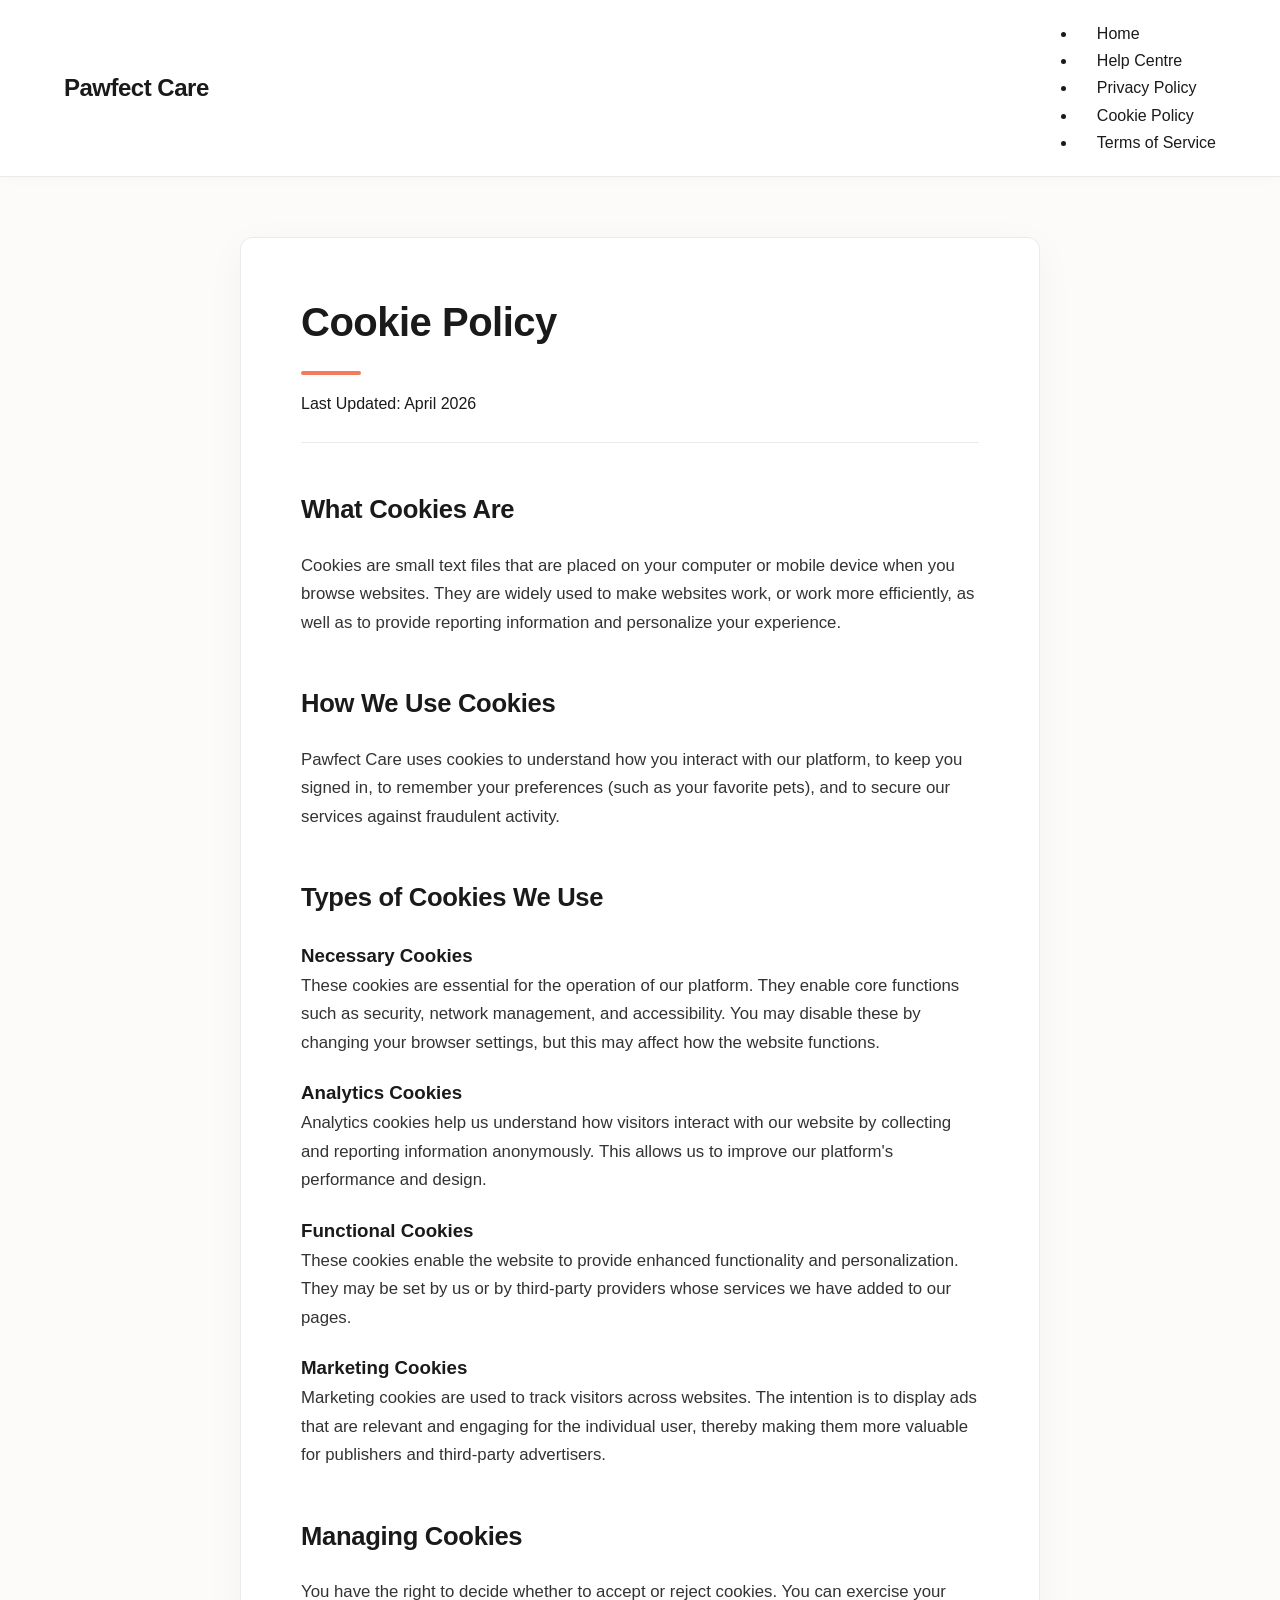
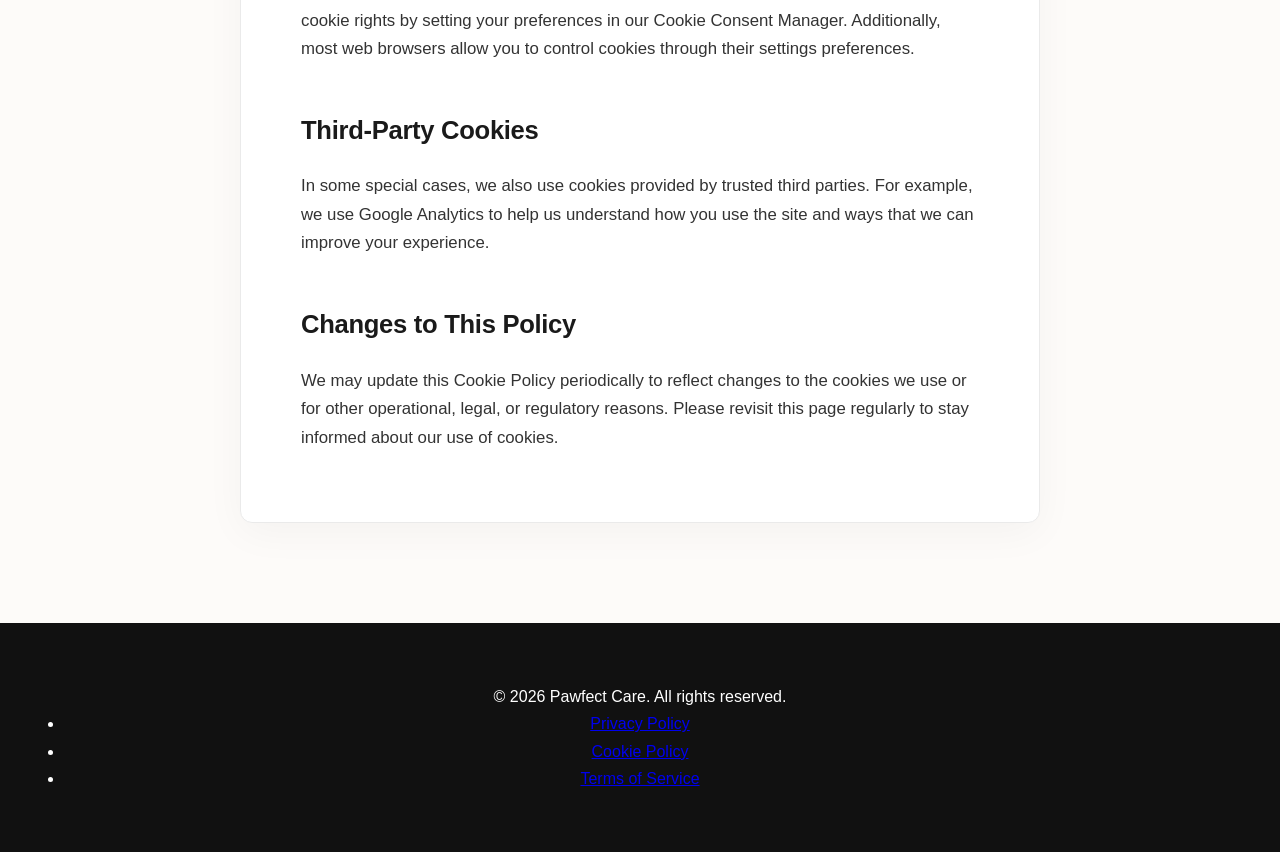
<file: Legal/Cookie Policy.html>
<!DOCTYPE html>
<html lang="en">
<head>
    <meta charset="UTF-8">
    <meta name="viewport" content="width=device-width, initial-scale=1.0">
    <title>Cookie Policy - Pawfect Care</title>
    <link rel="stylesheet" href="support-theme.css">
    <meta name="description" content="Pawfect Care Cookie Policy: Information about how we use cookies and tracking technologies.">
</head>
<body>
    <header class="nav-header">
        <div class="brand-logo" aria-label="Pawfect Care Logo">Pawfect Care</div>
        <nav aria-label="Main Navigation">
            <ul>
                <li><a href="Legal/index.html">Home</a></li>
                <li><a href="Legal/help-centre.html">Help Centre</a></li>
                <li><a href="Legal/privacy-policy.html">Privacy Policy</a></li>
                <li><a href="Legal/cookie-policy.html" aria-current="page">Cookie Policy</a></li>
                <li><a href="Legal/terms-of-service.html">Terms of Service</a></li>
            </ul>
        </nav>
    </header>

    <main class="document-container">
        <section class="document-header">
            <h1>Cookie Policy</h1>
            <p>Last Updated: April 2026</p>
        </section>

        <article class="document-content">
            <h2>What Cookies Are</h2>
            <p>Cookies are small text files that are placed on your computer or mobile device when you browse websites. They are widely used to make websites work, or work more efficiently, as well as to provide reporting information and personalize your experience.</p>

            <h2>How We Use Cookies</h2>
            <p>Pawfect Care uses cookies to understand how you interact with our platform, to keep you signed in, to remember your preferences (such as your favorite pets), and to secure our services against fraudulent activity.</p>

            <h2>Types of Cookies We Use</h2>
            
            <h3>Necessary Cookies</h3>
            <p>These cookies are essential for the operation of our platform. They enable core functions such as security, network management, and accessibility. You may disable these by changing your browser settings, but this may affect how the website functions.</p>

            <h3>Analytics Cookies</h3>
            <p>Analytics cookies help us understand how visitors interact with our website by collecting and reporting information anonymously. This allows us to improve our platform's performance and design.</p>

            <h3>Functional Cookies</h3>
            <p>These cookies enable the website to provide enhanced functionality and personalization. They may be set by us or by third-party providers whose services we have added to our pages.</p>

            <h3>Marketing Cookies</h3>
            <p>Marketing cookies are used to track visitors across websites. The intention is to display ads that are relevant and engaging for the individual user, thereby making them more valuable for publishers and third-party advertisers.</p>

            <h2>Managing Cookies</h2>
            <p>You have the right to decide whether to accept or reject cookies. You can exercise your cookie rights by setting your preferences in our Cookie Consent Manager. Additionally, most web browsers allow you to control cookies through their settings preferences.</p>

            <h2>Third-Party Cookies</h2>
            <p>In some special cases, we also use cookies provided by trusted third parties. For example, we use Google Analytics to help us understand how you use the site and ways that we can improve your experience.</p>

            <h2>Changes to This Policy</h2>
            <p>We may update this Cookie Policy periodically to reflect changes to the cookies we use or for other operational, legal, or regulatory reasons. Please revisit this page regularly to stay informed about our use of cookies.</p>
        </article>
    </main>

    <footer class="site-footer">
        <p>&copy; 2026 Pawfect Care. All rights reserved.</p>
        <nav aria-label="Footer Legal Navigation">
            <ul>
                <li><a href="privacy-policy.html">Privacy Policy</a></li>
                <li><a href="cookie-policy.html">Cookie Policy</a></li>
                <li><a href="terms-of-service.html">Terms of Service</a></li>
            </ul>
        </nav>
    </footer>
</body>
</html>
</file>
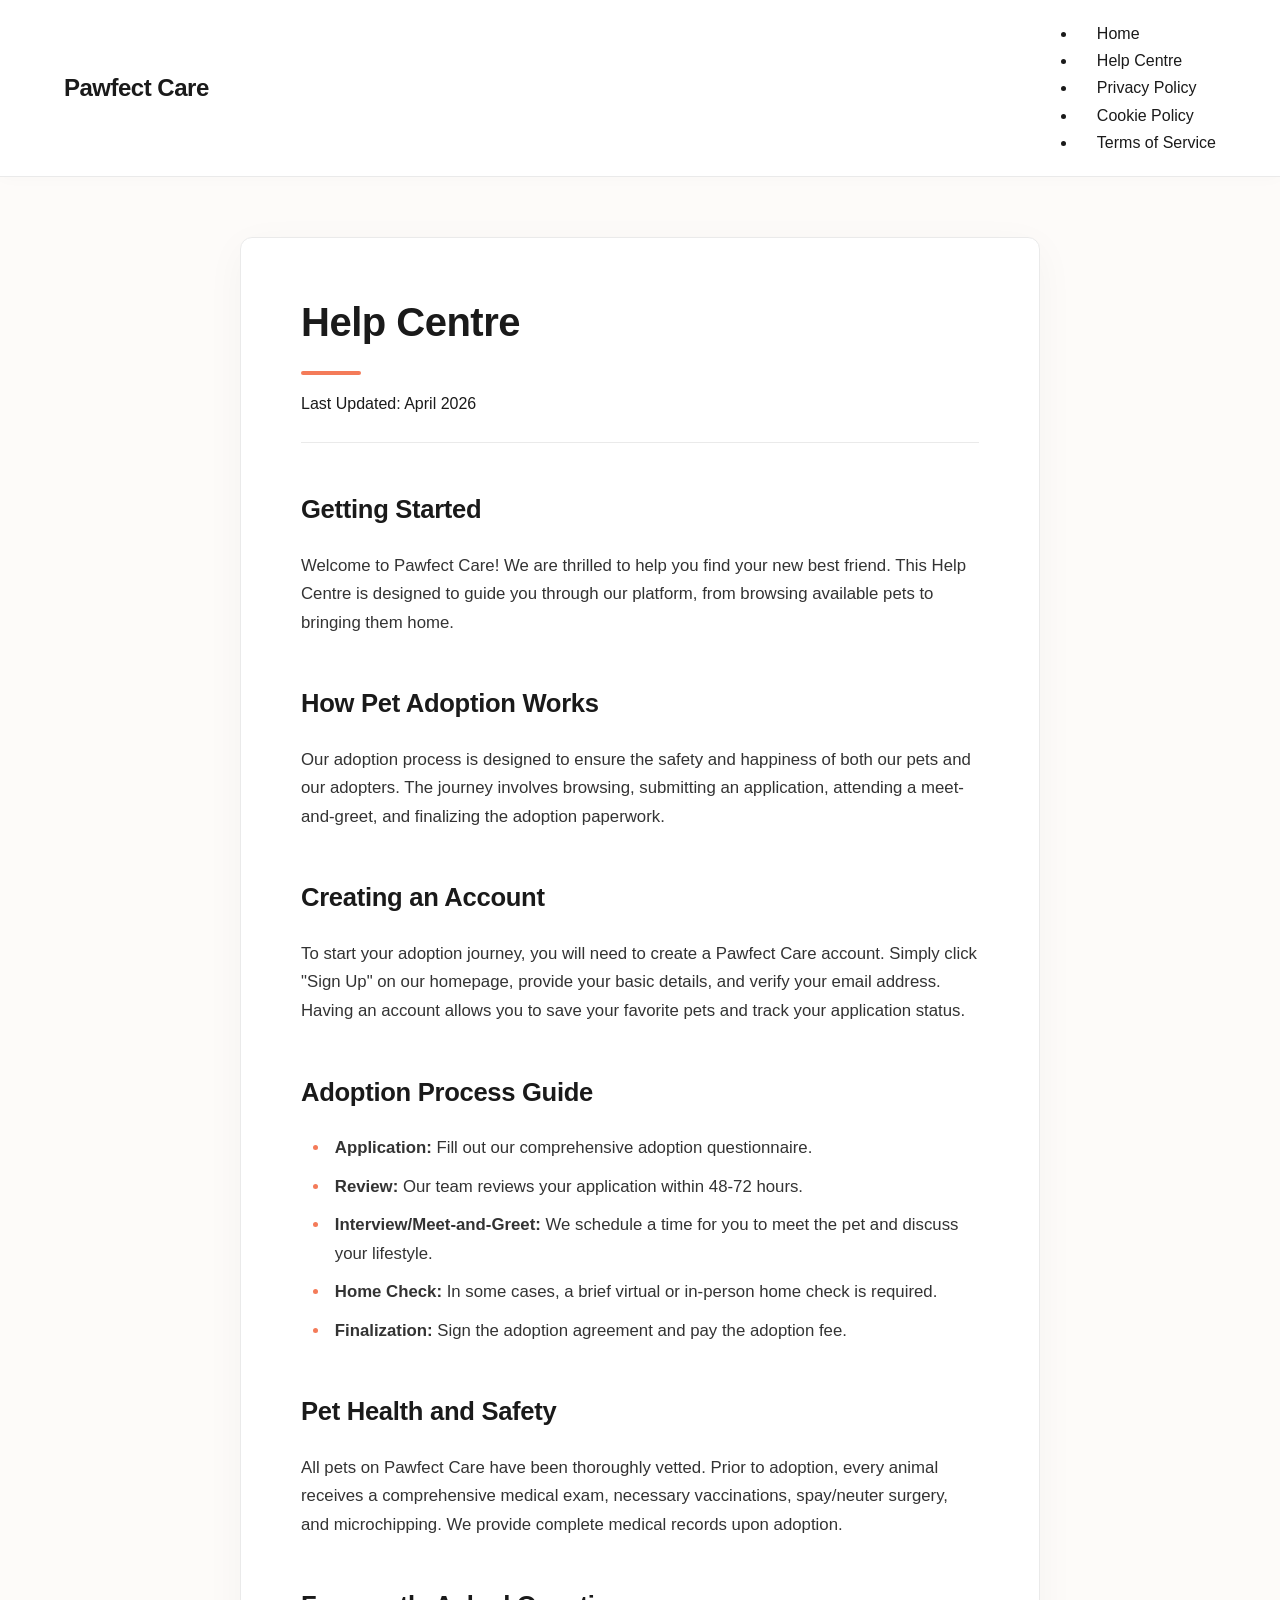
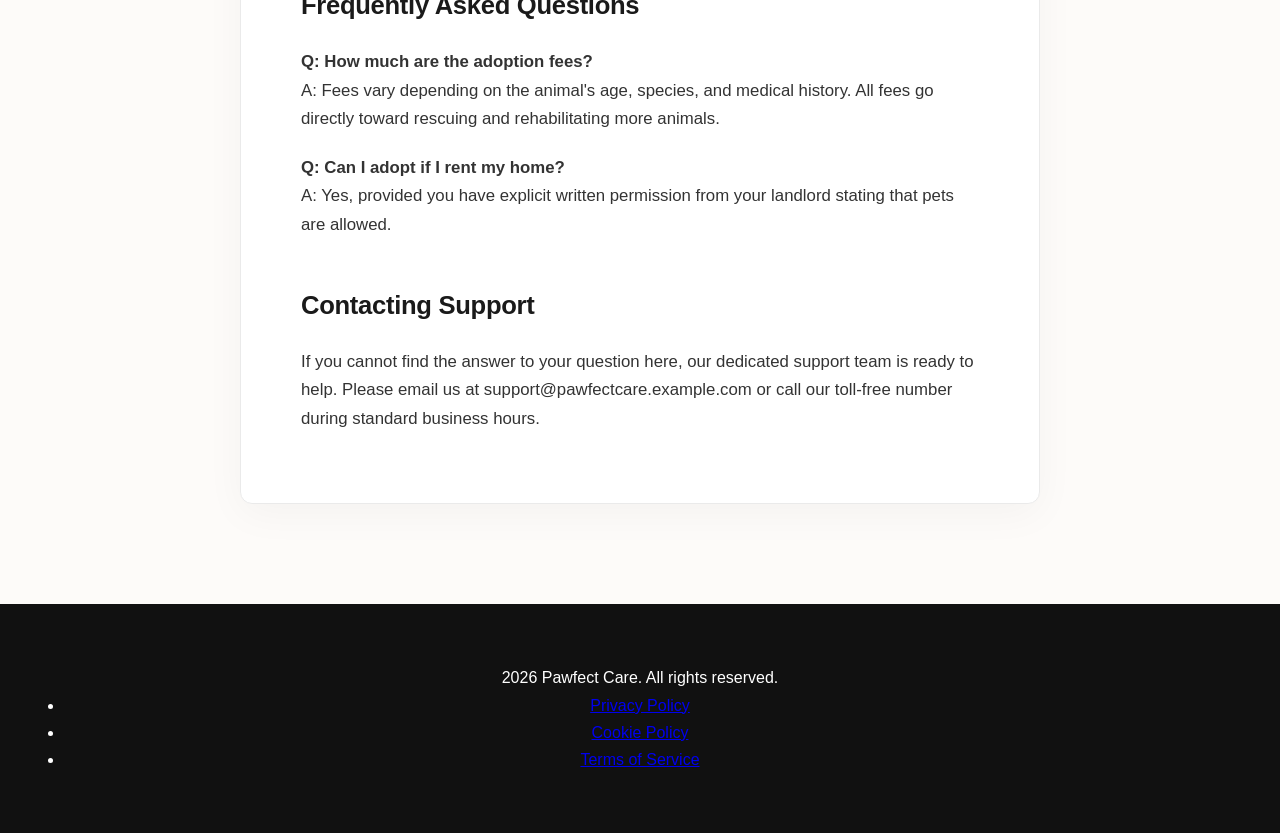
<file: Legal/Help Center.html>
<!DOCTYPE html>
<html lang="en">
<head>
    <meta charset="UTF-8">
    <meta name="viewport" content="width=device-width, initial-scale=1.0">
    <title>Help Centre - Pawfect Care</title>
    <link rel="stylesheet" href="support-theme.css">
    <meta name="description" content="Get help and support for your pet adoption journey with Pawfect Care.">
</head>
<body>
    <header class="nav-header">
        <div class="brand-logo" aria-label="Pawfect Care Logo">Pawfect Care</div>
        <nav aria-label="Main Navigation">
            <ul>
                <li><a href="Legal/index.html">Home</a></li>
                <li><a href="Legal/help-centre.html" aria-current="page">Help Centre</a></li>
                <li><a href="Legal/privacy-policy.html">Privacy Policy</a></li>
                <li><a href="Legal/cookie-policy.html">Cookie Policy</a></li>
                <li><a href="Legal/terms-of-service.html">Terms of Service</a></li>
            </ul>
        </nav>
    </header>

    <main class="document-container">
        <section class="document-header">
            <h1>Help Centre</h1>
            <p>Last Updated: April 2026</p>
        </section>

        <article class="document-content">
            <h2>Getting Started</h2>
            <p>Welcome to Pawfect Care! We are thrilled to help you find your new best friend. This Help Centre is designed to guide you through our platform, from browsing available pets to bringing them home.</p>

            <h2>How Pet Adoption Works</h2>
            <p>Our adoption process is designed to ensure the safety and happiness of both our pets and our adopters. The journey involves browsing, submitting an application, attending a meet-and-greet, and finalizing the adoption paperwork.</p>

            <h2>Creating an Account</h2>
            <p>To start your adoption journey, you will need to create a Pawfect Care account. Simply click "Sign Up" on our homepage, provide your basic details, and verify your email address. Having an account allows you to save your favorite pets and track your application status.</p>

            <h2>Adoption Process Guide</h2>
            <ul>
                <li><strong>Application:</strong> Fill out our comprehensive adoption questionnaire.</li>
                <li><strong>Review:</strong> Our team reviews your application within 48-72 hours.</li>
                <li><strong>Interview/Meet-and-Greet:</strong> We schedule a time for you to meet the pet and discuss your lifestyle.</li>
                <li><strong>Home Check:</strong> In some cases, a brief virtual or in-person home check is required.</li>
                <li><strong>Finalization:</strong> Sign the adoption agreement and pay the adoption fee.</li>
            </ul>

            <h2>Pet Health and Safety</h2>
            <p>All pets on Pawfect Care have been thoroughly vetted. Prior to adoption, every animal receives a comprehensive medical exam, necessary vaccinations, spay/neuter surgery, and microchipping. We provide complete medical records upon adoption.</p>

            <h2>Frequently Asked Questions</h2>
            <p><strong>Q: How much are the adoption fees?</strong><br>
            A: Fees vary depending on the animal's age, species, and medical history. All fees go directly toward rescuing and rehabilitating more animals.</p>
            <p><strong>Q: Can I adopt if I rent my home?</strong><br>
            A: Yes, provided you have explicit written permission from your landlord stating that pets are allowed.</p>

            <h2>Contacting Support</h2>
            <p>If you cannot find the answer to your question here, our dedicated support team is ready to help. Please email us at support@pawfectcare.example.com or call our toll-free number during standard business hours.</p>
        </article>
    </main>

    <footer class="site-footer">
        <p> 2026 Pawfect Care. All rights reserved.</p>
        <nav aria-label="Footer Legal Navigation">
            <ul>
                <li><a href="privacy-policy.html">Privacy Policy</a></li>
                <li><a href="cookie-policy.html">Cookie Policy</a></li>
                <li><a href="terms-of-service.html">Terms of Service</a></li>
            </ul>
        </nav>
    </footer>
</body>
</html>
</file>
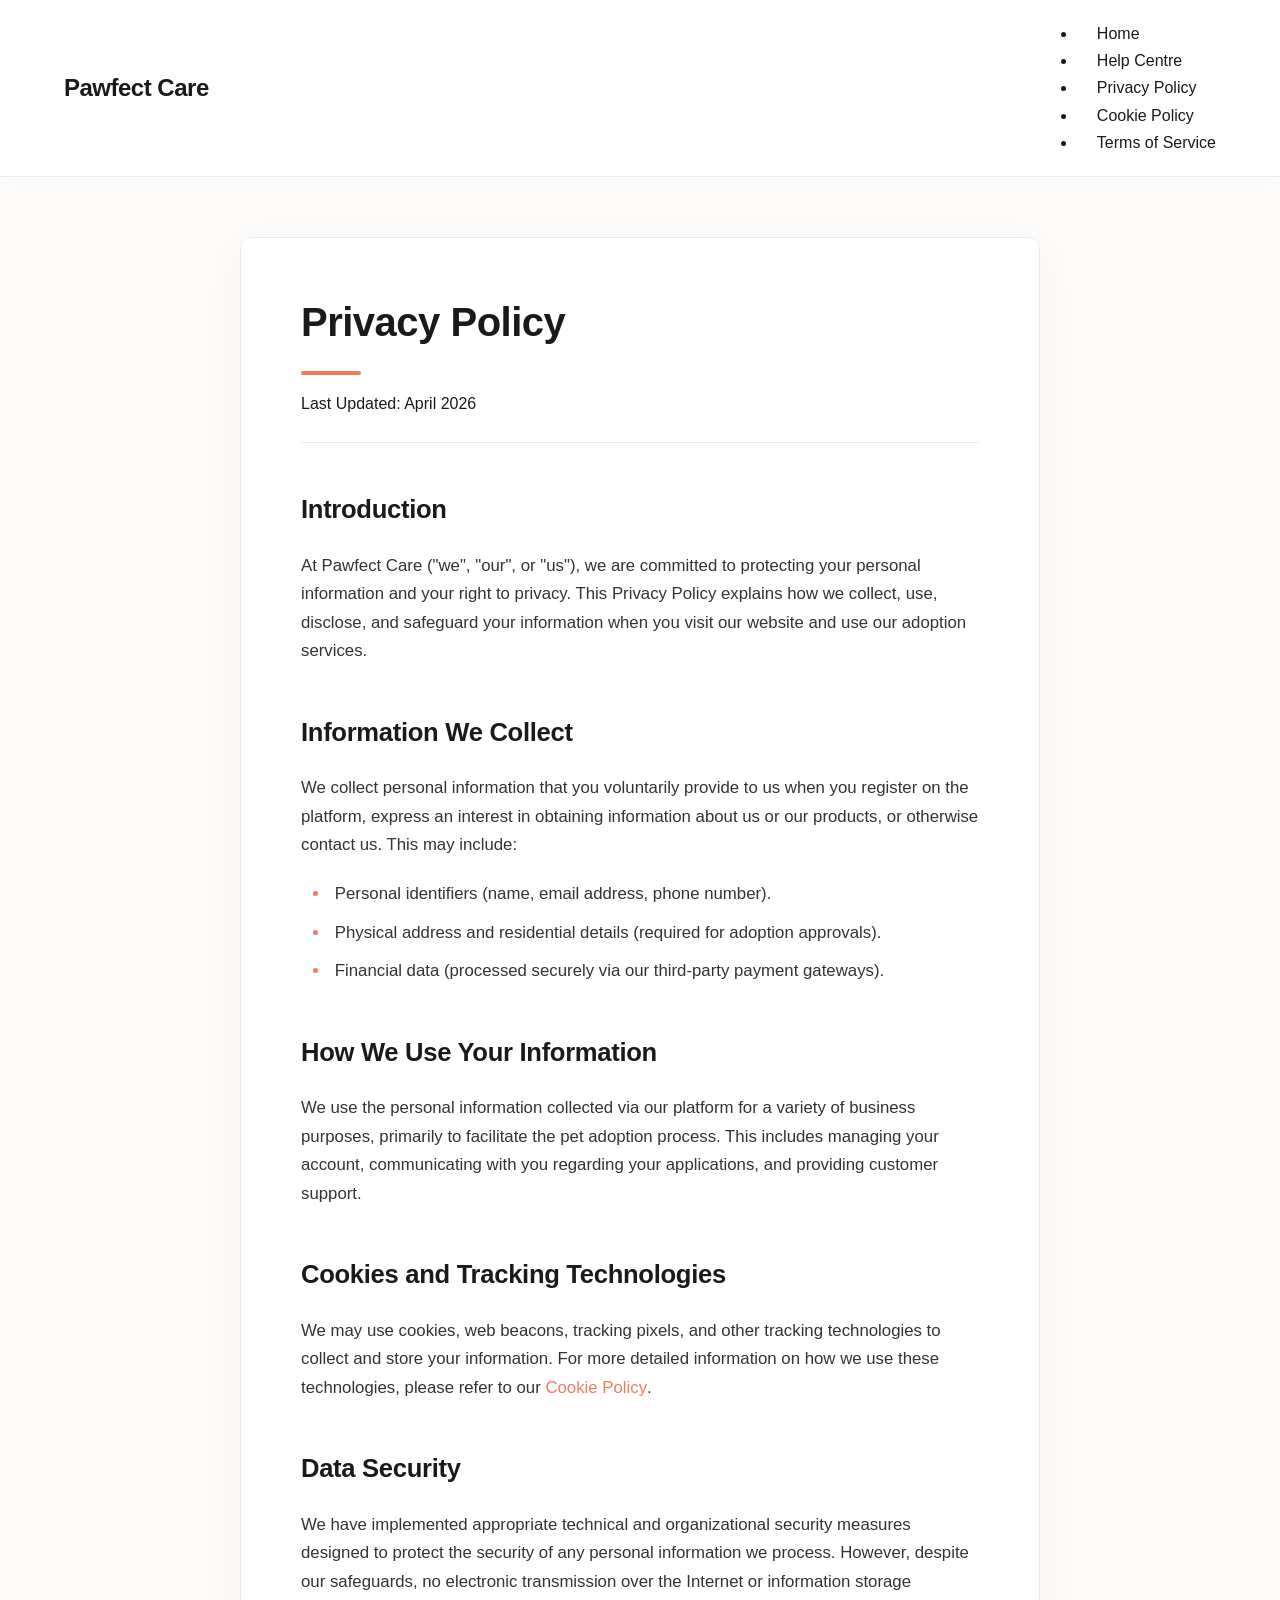
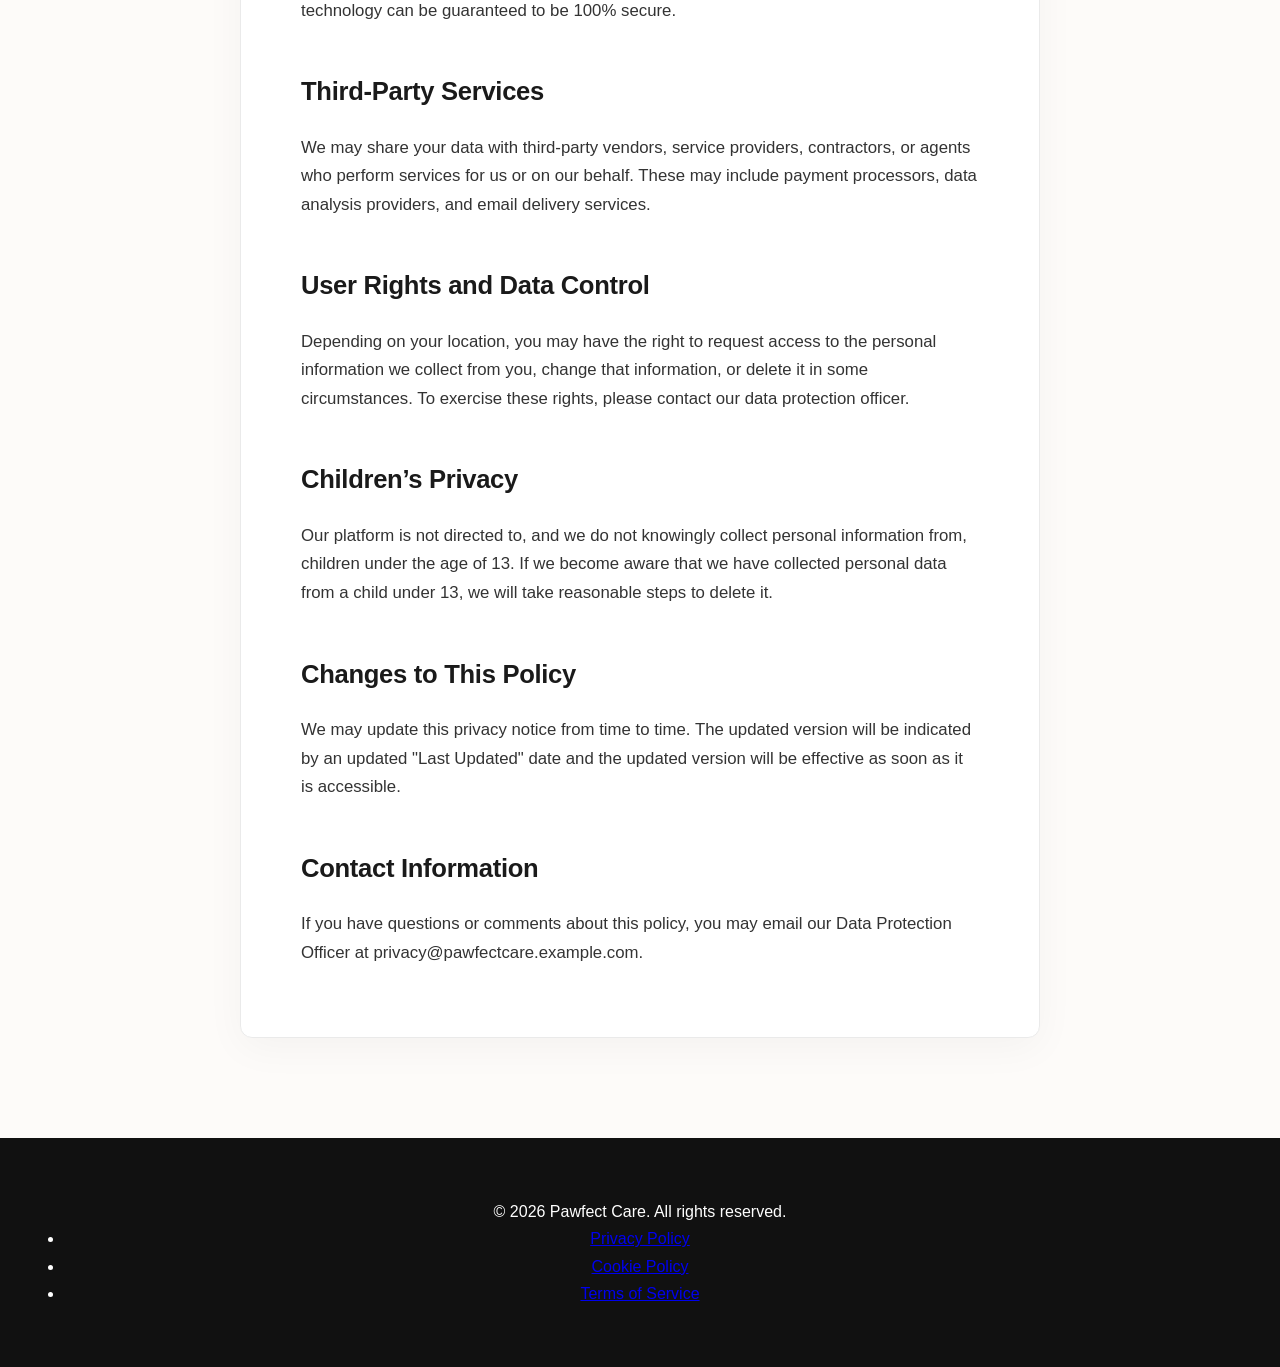
<file: Legal/Privacy Policy.html>
<!DOCTYPE html>
<html lang="en">
<head>
    <meta charset="UTF-8">
    <meta name="viewport" content="width=device-width, initial-scale=1.0">
    <title>Privacy Policy - Pawfect Care</title>
    <link rel="stylesheet" href="support-theme.css">
    <meta name="description" content="Pawfect Care Privacy Policy: How we collect, use, and protect your data.">
</head>
<body>
    <header class="nav-header">
        <div class="brand-logo" aria-label="Pawfect Care Logo">Pawfect Care</div>
        <nav aria-label="Main Navigation">
            <ul>
                <li><a href="index.html">Home</a></li>
                <li><a href="help-centre.html">Help Centre</a></li>
                <li><a href="privacy-policy.html" aria-current="page">Privacy Policy</a></li>
                <li><a href="cookie-policy.html">Cookie Policy</a></li>
                <li><a href="terms-of-service.html">Terms of Service</a></li>
            </ul>
        </nav>
    </header>

    <main class="document-container">
        <section class="document-header">
            <h1>Privacy Policy</h1>
            <p>Last Updated: April 2026</p>
        </section>

        <article class="document-content">
            <h2>Introduction</h2>
            <p>At Pawfect Care ("we", "our", or "us"), we are committed to protecting your personal information and your right to privacy. This Privacy Policy explains how we collect, use, disclose, and safeguard your information when you visit our website and use our adoption services.</p>

            <h2>Information We Collect</h2>
            <p>We collect personal information that you voluntarily provide to us when you register on the platform, express an interest in obtaining information about us or our products, or otherwise contact us. This may include:</p>
            <ul>
                <li>Personal identifiers (name, email address, phone number).</li>
                <li>Physical address and residential details (required for adoption approvals).</li>
                <li>Financial data (processed securely via our third-party payment gateways).</li>
            </ul>

            <h2>How We Use Your Information</h2>
            <p>We use the personal information collected via our platform for a variety of business purposes, primarily to facilitate the pet adoption process. This includes managing your account, communicating with you regarding your applications, and providing customer support.</p>

            <h2>Cookies and Tracking Technologies</h2>
            <p>We may use cookies, web beacons, tracking pixels, and other tracking technologies to collect and store your information. For more detailed information on how we use these technologies, please refer to our <a href="cookie-policy.html">Cookie Policy</a>.</p>

            <h2>Data Security</h2>
            <p>We have implemented appropriate technical and organizational security measures designed to protect the security of any personal information we process. However, despite our safeguards, no electronic transmission over the Internet or information storage technology can be guaranteed to be 100% secure.</p>

            <h2>Third-Party Services</h2>
            <p>We may share your data with third-party vendors, service providers, contractors, or agents who perform services for us or on our behalf. These may include payment processors, data analysis providers, and email delivery services.</p>

            <h2>User Rights and Data Control</h2>
            <p>Depending on your location, you may have the right to request access to the personal information we collect from you, change that information, or delete it in some circumstances. To exercise these rights, please contact our data protection officer.</p>

            <h2>Children’s Privacy</h2>
            <p>Our platform is not directed to, and we do not knowingly collect personal information from, children under the age of 13. If we become aware that we have collected personal data from a child under 13, we will take reasonable steps to delete it.</p>

            <h2>Changes to This Policy</h2>
            <p>We may update this privacy notice from time to time. The updated version will be indicated by an updated "Last Updated" date and the updated version will be effective as soon as it is accessible.</p>

            <h2>Contact Information</h2>
            <p>If you have questions or comments about this policy, you may email our Data Protection Officer at privacy@pawfectcare.example.com.</p>
        </article>
    </main>

    <footer class="site-footer">
        <p>&copy; 2026 Pawfect Care. All rights reserved.</p>
        <nav aria-label="Footer Legal Navigation">
            <ul>
                <li><a href="Legal/privacy-policy.html">Privacy Policy</a></li>
                <li><a href="Legal/cookie-policy.html">Cookie Policy</a></li>
                <li><a href="Legal/terms-of-service.html">Terms of Service</a></li>
            </ul>
        </nav>
    </footer>
</body>
</html>
</file>
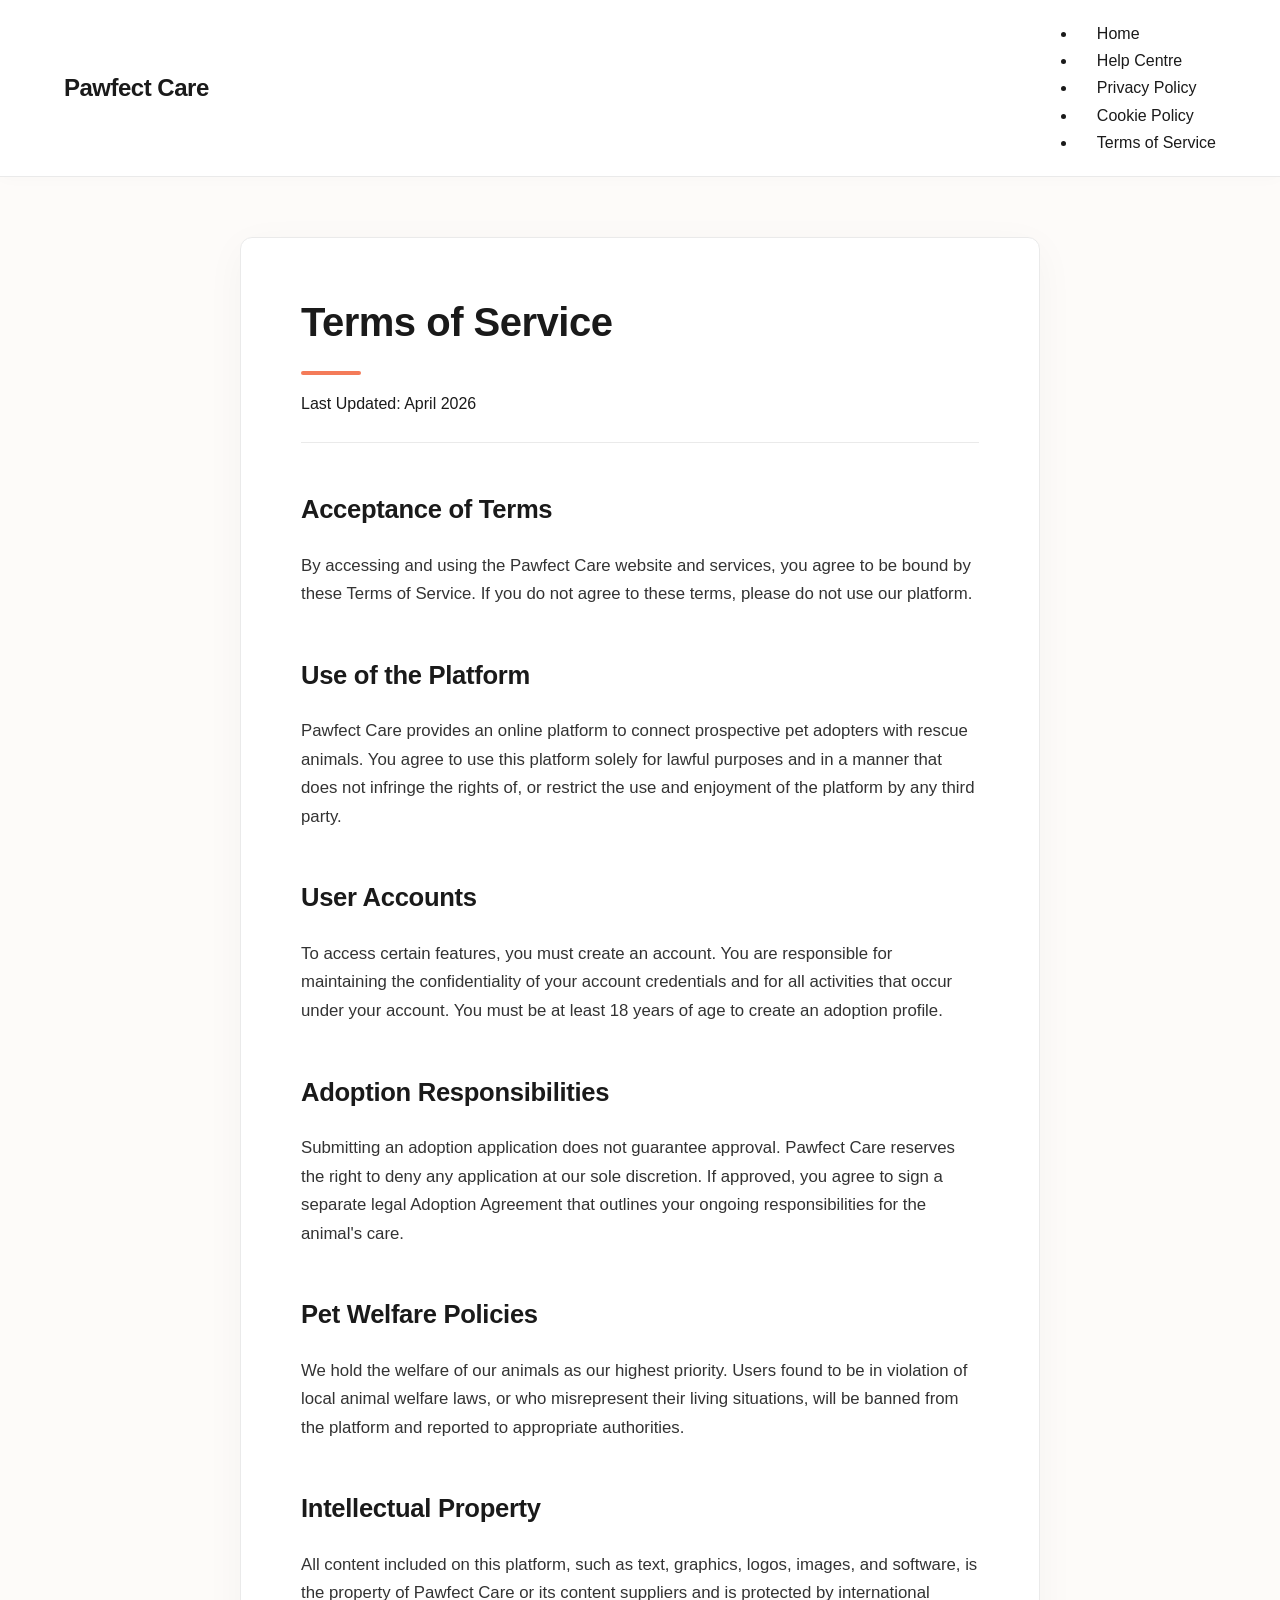
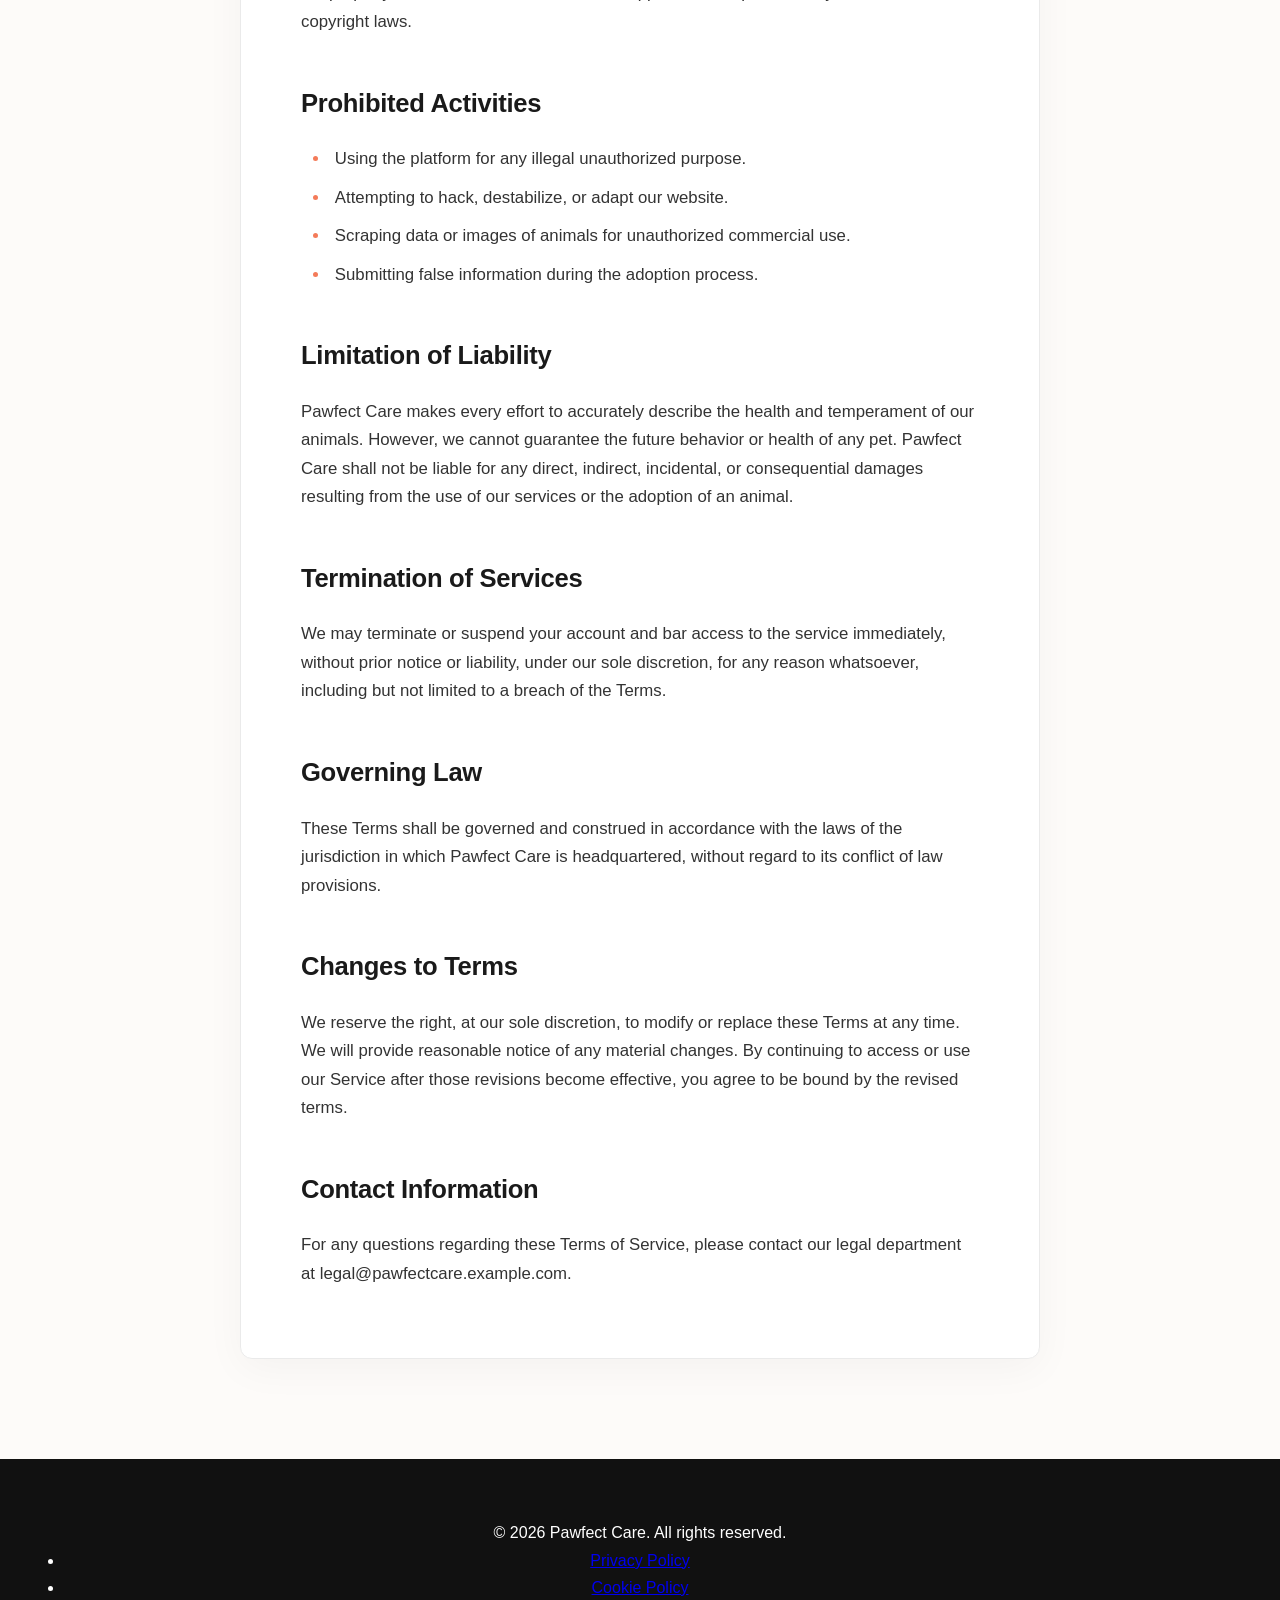
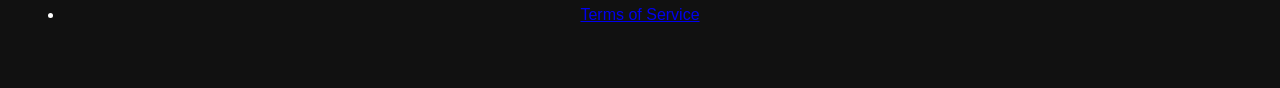
<file: Legal/Terms.html>
<!DOCTYPE html>
<html lang="en">
<head>
    <meta charset="UTF-8">
    <meta name="viewport" content="width=device-width, initial-scale=1.0">
    <title>Terms of Service - Pawfect Care</title>
    <link rel="stylesheet" href="support-theme.css">
    <meta name="description" content="Pawfect Care Terms of Service and user agreements.">
</head>
<body>
    <header class="nav-header">
        <div class="brand-logo" aria-label="Pawfect Care Logo">Pawfect Care</div>
        <nav aria-label="Main Navigation">
            <ul>
                <li><a href="Legal/index.html">Home</a></li>
                <li><a href="Legal/help-centre.html">Help Centre</a></li>
                <li><a href="Legal/privacy-policy.html">Privacy Policy</a></li>
                <li><a href="Legal/cookie-policy.html">Cookie Policy</a></li>
                <li><a href="Legal/terms-of-service.html" aria-current="page">Terms of Service</a></li>
            </ul>
        </nav>
    </header>

    <main class="document-container">
        <section class="document-header">
            <h1>Terms of Service</h1>
            <p>Last Updated: April 2026</p>
        </section>

        <article class="document-content">
            <h2>Acceptance of Terms</h2>
            <p>By accessing and using the Pawfect Care website and services, you agree to be bound by these Terms of Service. If you do not agree to these terms, please do not use our platform.</p>

            <h2>Use of the Platform</h2>
            <p>Pawfect Care provides an online platform to connect prospective pet adopters with rescue animals. You agree to use this platform solely for lawful purposes and in a manner that does not infringe the rights of, or restrict the use and enjoyment of the platform by any third party.</p>

            <h2>User Accounts</h2>
            <p>To access certain features, you must create an account. You are responsible for maintaining the confidentiality of your account credentials and for all activities that occur under your account. You must be at least 18 years of age to create an adoption profile.</p>

            <h2>Adoption Responsibilities</h2>
            <p>Submitting an adoption application does not guarantee approval. Pawfect Care reserves the right to deny any application at our sole discretion. If approved, you agree to sign a separate legal Adoption Agreement that outlines your ongoing responsibilities for the animal's care.</p>

            <h2>Pet Welfare Policies</h2>
            <p>We hold the welfare of our animals as our highest priority. Users found to be in violation of local animal welfare laws, or who misrepresent their living situations, will be banned from the platform and reported to appropriate authorities.</p>

            <h2>Intellectual Property</h2>
            <p>All content included on this platform, such as text, graphics, logos, images, and software, is the property of Pawfect Care or its content suppliers and is protected by international copyright laws.</p>

            <h2>Prohibited Activities</h2>
            <ul>
                <li>Using the platform for any illegal unauthorized purpose.</li>
                <li>Attempting to hack, destabilize, or adapt our website.</li>
                <li>Scraping data or images of animals for unauthorized commercial use.</li>
                <li>Submitting false information during the adoption process.</li>
            </ul>

            <h2>Limitation of Liability</h2>
            <p>Pawfect Care makes every effort to accurately describe the health and temperament of our animals. However, we cannot guarantee the future behavior or health of any pet. Pawfect Care shall not be liable for any direct, indirect, incidental, or consequential damages resulting from the use of our services or the adoption of an animal.</p>

            <h2>Termination of Services</h2>
            <p>We may terminate or suspend your account and bar access to the service immediately, without prior notice or liability, under our sole discretion, for any reason whatsoever, including but not limited to a breach of the Terms.</p>

            <h2>Governing Law</h2>
            <p>These Terms shall be governed and construed in accordance with the laws of the jurisdiction in which Pawfect Care is headquartered, without regard to its conflict of law provisions.</p>

            <h2>Changes to Terms</h2>
            <p>We reserve the right, at our sole discretion, to modify or replace these Terms at any time. We will provide reasonable notice of any material changes. By continuing to access or use our Service after those revisions become effective, you agree to be bound by the revised terms.</p>

            <h2>Contact Information</h2>
            <p>For any questions regarding these Terms of Service, please contact our legal department at legal@pawfectcare.example.com.</p>
        </article>
    </main>

    <footer class="site-footer">
        <p>&copy; 2026 Pawfect Care. All rights reserved.</p>
        <nav aria-label="Footer Legal Navigation">
            <ul>
                <li><a href="privacy-policy.html">Privacy Policy</a></li>
                <li><a href="cookie-policy.html">Cookie Policy</a></li>
                <li><a href="terms-of-service.html">Terms of Service</a></li>
            </ul>
        </nav>
    </footer>
</body>
</html>
</file>
<file: Legal/support-theme.css>
/* support-theme.css */

/* ==========================================================================
   Variables & Theme Setup
   ========================================================================== */
:root {
  --primary-color: #f47b59; /* Pawfect Care Logo Accent */
  --text-dark: #1a1a1a;
  --text-muted: #666666;
  --bg-light: #fdfbf9;
  --bg-white: #ffffff;
  --footer-bg: #111111;
  --border-color: #eaeaea;
  --font-stack: 'Inter', -apple-system, BlinkMacSystemFont, "Segoe UI", Roboto, sans-serif;
  
  /* New variables for utility boxes to maintain a clean palette */
  --info-bg: #eff6ff;
  --info-border: #3b82f6;
  --warning-bg: #fffbeb;
  --warning-border: #f59e0b;
  --note-bg: #f9fafb;
  --note-border: #6b7280;
}

/* ==========================================================================
   Global & Reset
   ========================================================================== */
html {
  /* Enables smooth scrolling across the entire document */
  scroll-behavior: smooth;
}

* { 
  box-sizing: border-box; 
  margin: 0; 
  padding: 0; 
  font-family: var(--font-stack); 
}

body { 
  background-color: var(--bg-light); 
  color: var(--text-dark); 
  /* Improved global baseline readability */
  line-height: 1.7; 
  -webkit-font-smoothing: antialiased;
  -moz-osx-font-smoothing: grayscale;
}

/* ==========================================================================
   Animations
   ========================================================================== */
@keyframes fadeAndSlideIn {
  from {
    opacity: 0;
    transform: translateY(15px);
  }
  to {
    opacity: 1;
    transform: translateY(0);
  }
}

/* ==========================================================================
   Navigation Top Bar
   ========================================================================== */
.nav-header { 
  padding: 20px 5%; 
  background: rgba(255, 255, 255, 0.95); 
  border-bottom: 1px solid var(--border-color); 
  display: flex; 
  justify-content: space-between; 
  align-items: center; 
  /* Sticky navigation behavior with subtle glassmorphism */
  position: sticky;
  top: 0;
  z-index: 1000;
  backdrop-filter: blur(8px);
  box-shadow: 0 2px 15px rgba(0,0,0,0.02);
}

.nav-header a { 
  text-decoration: none; 
  color: var(--text-dark); 
  font-weight: 500; 
  position: relative;
  transition: color 0.3s ease; 
  margin-left: 20px; /* Improved spacing between links */
}

.nav-header a:hover { 
  color: var(--primary-color); 
}

/* Hover underline animation for navigation links */
.nav-header a:not(.brand-logo)::after {
  content: '';
  position: absolute;
  width: 0;
  height: 2px;
  bottom: -4px;
  left: 0;
  background-color: var(--primary-color);
  transition: width 0.3s ease;
  border-radius: 2px;
}

.nav-header a:not(.brand-logo):hover::after {
  width: 100%;
}

.brand-logo { 
  font-size: 1.5rem; 
  font-weight: 800; /* Increased weight for emphasis */
  letter-spacing: -0.5px;
  margin-left: 0; /* Reset margin for logo */
}

.brand-logo span { 
  color: var(--primary-color); 
}

/* ==========================================================================
   Main Container for Legal Docs
   ========================================================================== */
.document-container { 
  max-width: 800px; 
  margin: 60px auto; 
  padding: 50px 60px; /* Improved padding for visual breathing room */
  background: var(--bg-white); 
  border-radius: 12px; 
  /* Deeper soft shadow and subtle border */
  border: 1px solid var(--border-color);
  box-shadow: 0 10px 40px rgba(0,0,0,0.04); 
  /* Smooth fade-in page animation */
  animation: fadeAndSlideIn 0.6s cubic-bezier(0.16, 1, 0.3, 1) forwards;
  /* Subtle card elevation for container */
  transition: transform 0.4s ease, box-shadow 0.4s ease;
}

.document-container:hover {
  transform: translateY(-2px);
  box-shadow: 0 15px 45px rgba(0,0,0,0.06);
}

.document-header { 
  border-bottom: 1px solid var(--border-color); 
  padding-bottom: 25px; 
  margin-bottom: 35px; 
}

.document-header h1 { 
  font-size: 2.5rem; 
  font-weight: 800;
  letter-spacing: -0.5px;
  margin-bottom: 15px; 
  position: relative;
}

/* Decorative accent line under main heading */
.document-header h1::after {
  content: '';
  display: block;
  width: 60px;
  height: 4px;
  background-color: var(--primary-color);
  border-radius: 2px;
  margin-top: 15px;
}

.last-updated { 
  color: var(--text-muted); 
  font-size: 0.95rem; 
  font-weight: 500;
}

/* ==========================================================================
   Content Styling & Typography
   ========================================================================== */
.document-content h2 { 
  margin: 45px 0 20px 0; /* Better vertical rhythm */
  font-size: 1.6rem; 
  font-weight: 700;
  color: var(--text-dark);
  letter-spacing: -0.3px;
}

.document-content p { 
  margin-bottom: 20px; 
  color: #333333; /* Improved contrast from #444 */
  font-size: 1.05rem;
  max-width: 75ch; /* Optimal line length for reading */
}

/* Improved list formatting */
.document-content ul, 
.document-content ol { 
  margin-left: 0; 
  padding-left: 1.8rem;
  margin-bottom: 25px; 
  color: #333333; 
  font-size: 1.05rem;
}

.document-content li {
  margin-bottom: 10px;
  padding-left: 5px;
}

.document-content li::marker {
  color: var(--primary-color);
}

.document-content a {
  color: var(--primary-color);
  text-decoration: none;
  font-weight: 500;
  transition: opacity 0.2s ease;
}

.document-content a:hover {
  text-decoration: underline;
  opacity: 0.8;
}

/* ==========================================================================
   Reusable Support Components (Utility Classes)
   ========================================================================== */
.info-box, 
.warning-box, 
.note-box, 
.highlight-section {
  padding: 18px 24px;
  margin: 25px 0;
  border-radius: 8px;
  border-left: 4px solid;
  font-size: 0.95rem;
  line-height: 1.6;
}

.info-box {
  background-color: var(--info-bg);
  border-left-color: var(--info-border);
  color: #1e3a8a; /* Dark blue text for contrast */
}

.warning-box {
  background-color: var(--warning-bg);
  border-left-color: var(--warning-border);
  color: #78350f; /* Dark amber text for contrast */
}

.note-box {
  background-color: var(--note-bg);
  border-left-color: var(--note-border);
  color: #374151; /* Dark gray text for contrast */
}

.highlight-section {
  background-color: rgba(244, 123, 89, 0.05); /* 5% opacity of primary */
  border-left-color: var(--primary-color);
  color: var(--text-dark);
}

/* Remove bottom margin from last paragraph inside boxes */
.info-box p:last-child, 
.warning-box p:last-child, 
.note-box p:last-child, 
.highlight-section p:last-child {
  margin-bottom: 0;
}

/* ==========================================================================
   Footer
   ========================================================================== */
.site-footer { 
  background: var(--footer-bg); 
  color: #ffffff; 
  padding: 60px 5%; 
  margin-top: 100px; 
  text-align: center; 
}

/* ==========================================================================
   Responsive Design
   ========================================================================== */

/* Tablet Optimization */
@media screen and (max-width: 850px) {
  .document-container {
    margin: 40px 5%; /* Switch to percentage margins for fluid fit */
    padding: 40px;
  }
  
  .document-header h1 {
    font-size: 2.2rem;
  }
}

/* Mobile Optimization */
@media screen and (max-width: 600px) {
  .nav-header {
    flex-direction: column;
    padding: 15px 5%;
    gap: 15px; /* Spacing between logo and links on stacked layout */
  }
  
  .nav-header a {
    margin-left: 10px;
    margin-right: 10px;
    font-size: 0.95rem;
  }
  
  .document-container {
    /* Full-width container on mobile */
    margin: 0; 
    max-width: 100%;
    padding: 30px 20px;
    border-radius: 0; 
    border-left: none;
    border-right: none;
    box-shadow: none; 
  }
  
  .document-container:hover {
    transform: none; /* Disable hover elevation on touch devices */
  }

  .document-header h1 {
    font-size: 1.8rem;
  }

  .document-content h2 {
    font-size: 1.4rem;
    margin-top: 35px;
  }

  .document-content p, 
  .document-content ul, 
  .document-content ol {
    font-size: 1rem;
    line-height: 1.6;
  }
  
  .site-footer {
    margin-top: 60px;
    padding: 40px 5%;
  }
}
</file>
